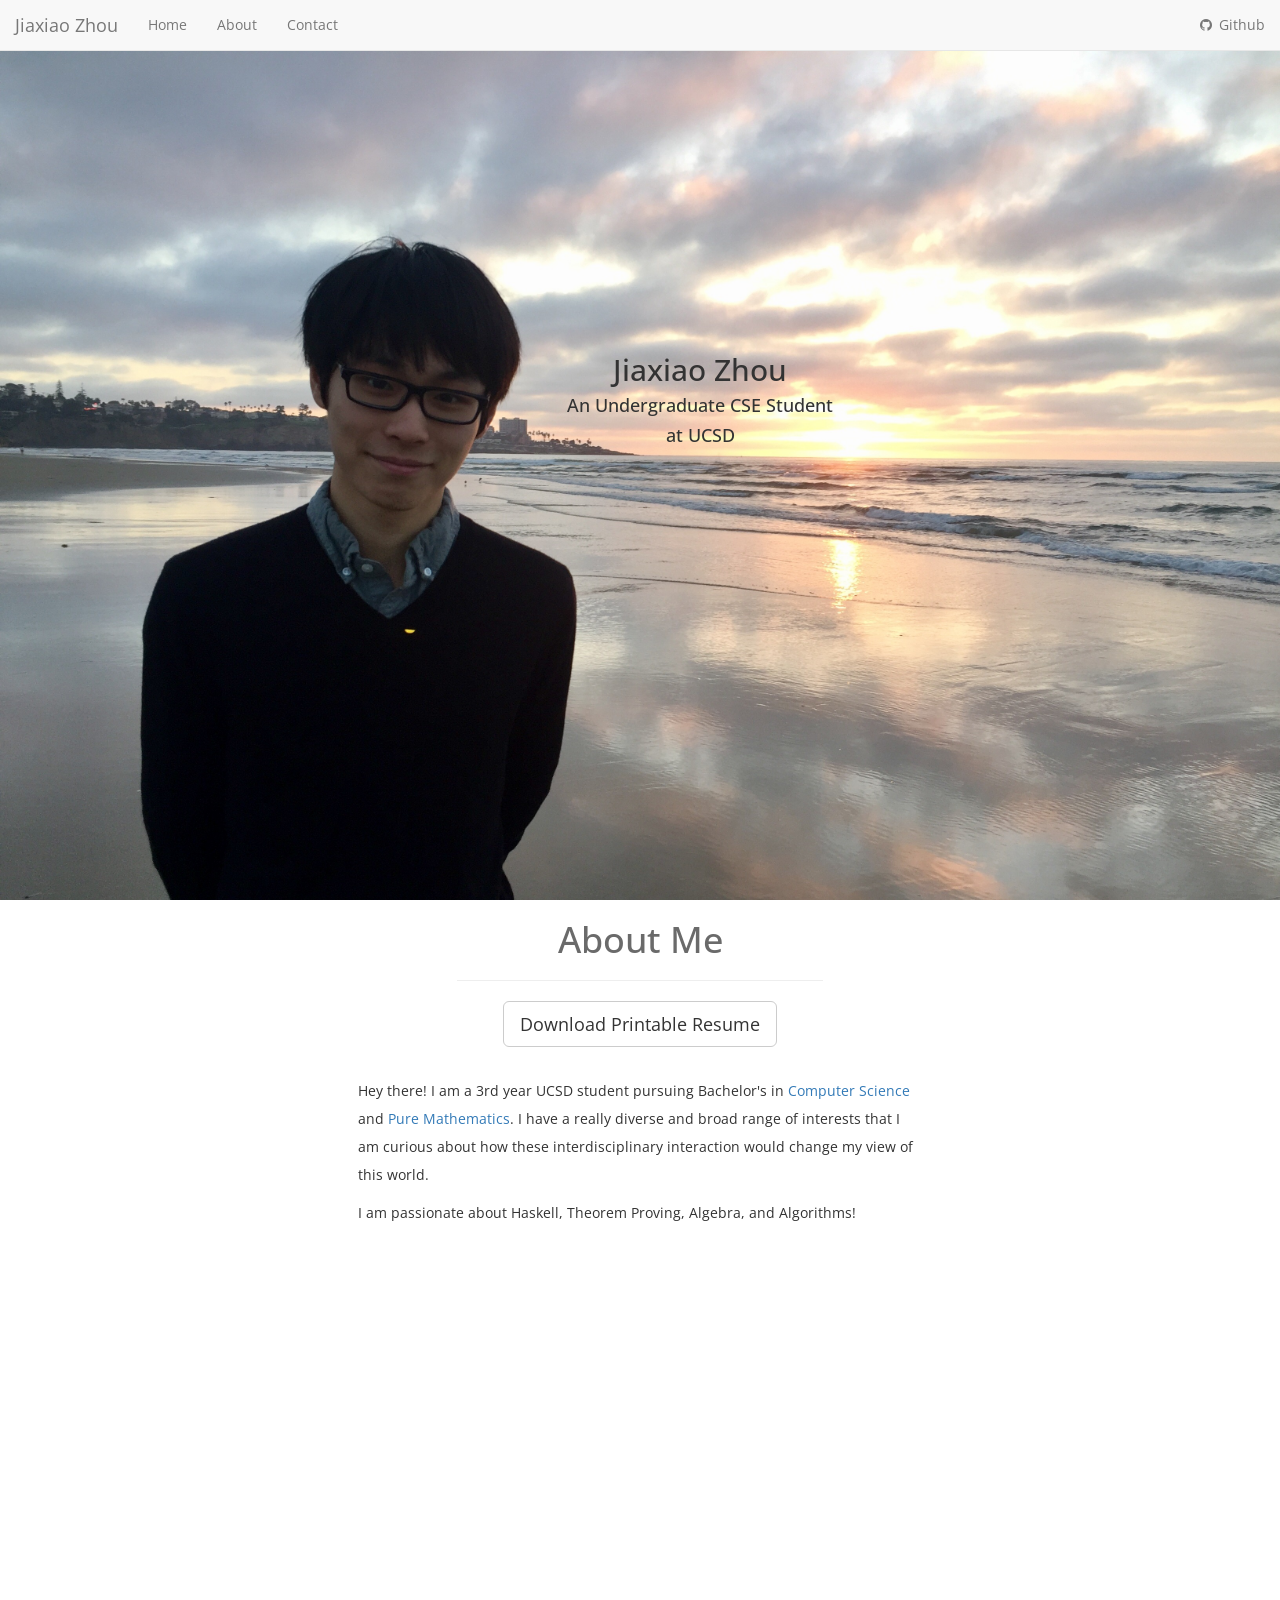
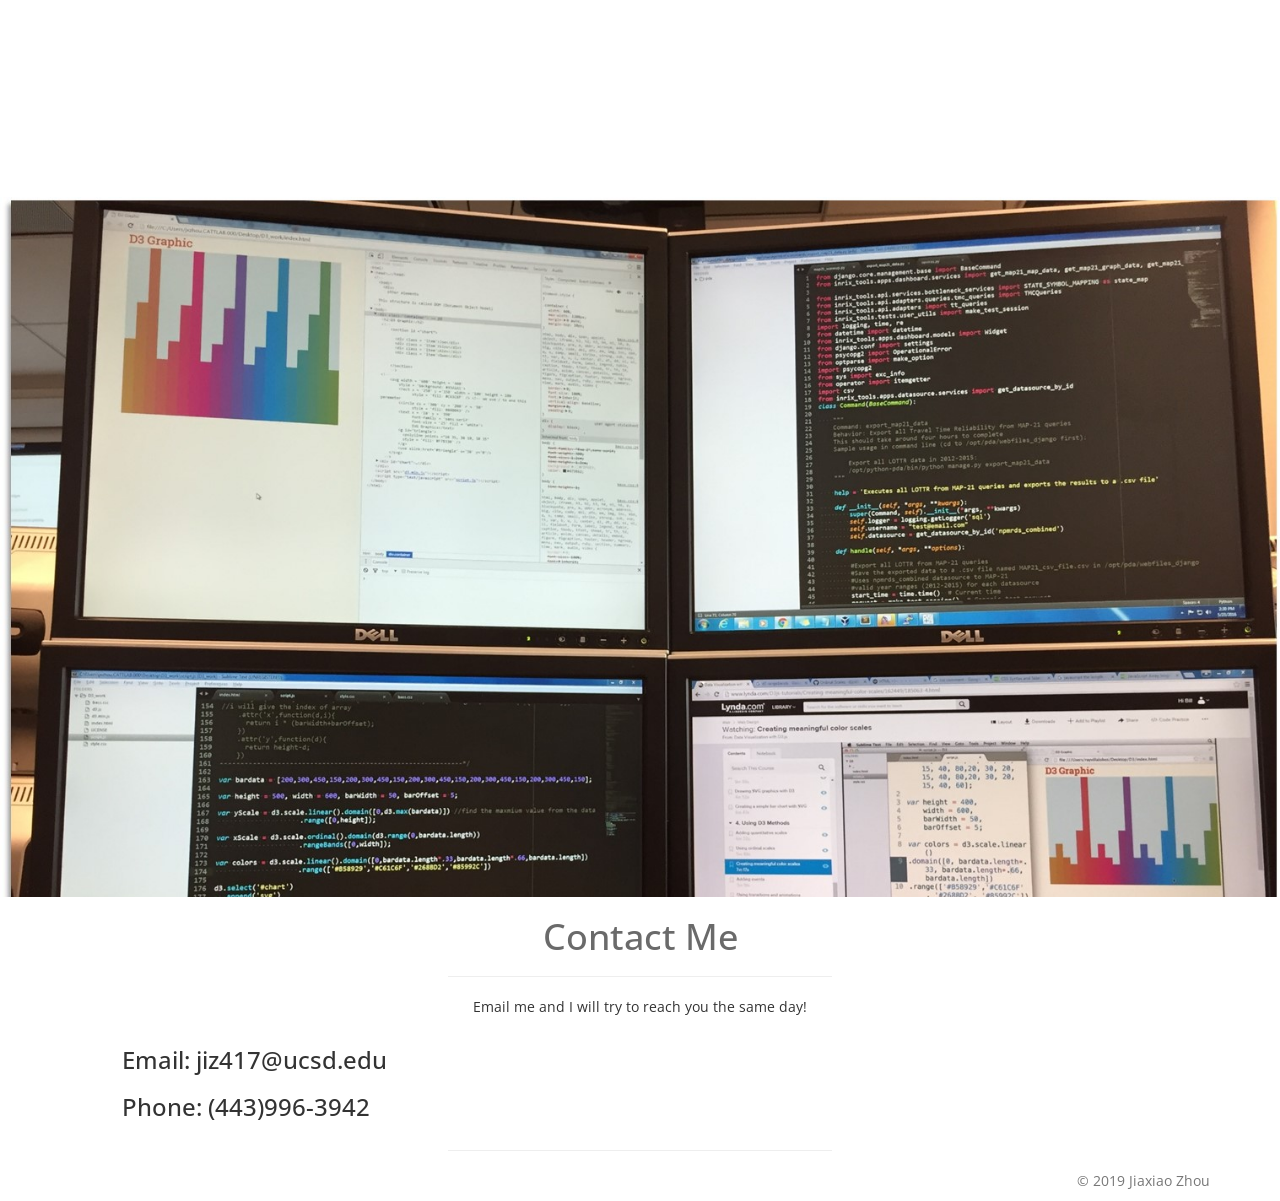
<file: index.html>
<!DOCTYPE html>
<html lang="en">
<head>
    <meta charset="UTF-8">
    <title>Welcome to Jiaxiao Zhou's Portfolio</title>
    <script src="jquery-3.2.1.min.js"></script>
    <link rel="stylesheet" href="https://maxcdn.bootstrapcdn.com/bootstrap/3.3.7/css/bootstrap.min.css">
    <script src="https://ajax.googleapis.com/ajax/libs/jquery/3.2.0/jquery.min.js"></script>
    <script src="https://maxcdn.bootstrapcdn.com/bootstrap/3.3.7/js/bootstrap.min.js"></script>
    <link rel="stylesheet" href="https://cdnjs.cloudflare.com/ajax/libs/font-awesome/4.7.0/css/font-awesome.min.css">
    <meta name="viewport" content="width=device-width, initial-scale=1">
    <link rel="stylesheet" href="styles.css">
    <link href="https://fonts.googleapis.com/css?family=Open+Sans" rel="stylesheet">
    <!-- <script src="functions.js" type="text/javascript"></script> -->
</head>
<body>
<!-- Update 29.9.2015: <head></head> and <body></body> tags are included in this pen for quick copy/paste in case you to try this challenge offline -->


<div class="page-wrapper">
    <nav class="navbar navbar-default navbar-fixed-top">
        <div class="container-fluid">
            <!-- Brand and toggle get grouped for better mobile display -->
            <div class="navbar-header">
                <button type="button" class="navbar-toggle collapsed" data-toggle="collapse" data-target="#bs-example-navbar-collapse-1" aria-expanded="false">
                    <span class="sr-only">Toggle navigation</span>
                    <span class="icon-bar"></span>
                    <span class="icon-bar"></span>
                    <span class="icon-bar"></span>
                </button>
                <a class="navbar-brand" href="#">Jiaxiao Zhou</a>
            </div>

            <!-- Collect the nav links, forms, and other content for toggling -->
            <div class="collapse navbar-collapse" id="bs-example-navbar-collapse-1">
                <ul class="nav navbar-nav">
                    <li><a href="#Home"> Home</a></li>
                    <li><a href="#About"> About</a></li>
                    <li><a href="#Contact"> Contact</a></li>

                </ul>

                <ul class="nav navbar-nav navbar-right">
                    <li>
                        <a href="https://github.com/Mossaka">
                            <i class="fa fa-github fa-fw" aria-hidden="true"></i>
                            Github
                        </a>
                    </li>
                </ul>
            </div><!-- /.navbar-collapse -->


        </div><!-- /.container-fluid -->
    </nav>
    <a name="Home"></a>
    <div class="intro" id="home">
        <div class="container" id="intro_container">
            <div class="inner">
                <div class="col-md-12">
                            <div id="name">
                                <h2>Jiaxiao Zhou</h2>
                                <h4>An Undergraduate    CSE Student</h4>
                                <h4>at UCSD</h4>

                            </div>
                </div>
            </div>
        </div>
    </div>

    <a name="About"></a>
    <div class="content">
        <div id="aboutMe" class="text-responsive">
            <h1 style="color: #6a6a6a;" class=" text-center"> About Me</h1>

            <hr>
            <form method="get" action="Resume.pdf">
            <button type="submit" class="btn btn-default btn-lg center-block">Download Printable Resume</button>
            </form>
            <div style="height: 30px;"></div>
            <div class="container-fluid" id="about_me_text">
                <div class="col-md-6 col-md-offset-3" id="introduceMyself">
                    <p> Hey there! I am a 3rd year UCSD student pursuing Bachelor's in <a href="https://cse.ucsd.edu/">Computer Science</a> and <a href="https://math.ucsd.edu/">Pure Mathematics</a>. I have a really diverse and broad range of interests that I am curious about how these interdisciplinary interaction would change my view of this world. </p>
                    <p> I am passionate about Haskell, Theorem Proving, Algebra, and Algorithms! </p>
                    <p> </p>
                </div>
            </div>
        </div>

        <div class="transition">

    </div>
    <a name="Contact"></a>
    <div id="contact" class="text-responsive">
        <h1 style="color: #6a6a6a;" class=" text-center"> Contact Me </h1>
        <hr>
        <div class="container-fluid">

            <p class="text-center">Email me and I will try to reach you the same day!</p>
            <div class="row">
                <div class="col-md-6 col-md-offset-1">
                    <h3>Email: jiz417@ucsd.edu</h3>
                    <h3>Phone: (443)996-3942</h3>
                </div>
            </div>
        </div>
    </div>
    <hr>

    <footer class="footer">
        <div class="container text-right">
            <p class="text-muted">&copy; 2019 Jiaxiao Zhou</p>
        </div>
    </footer>



</div> <!-- page wrapper -->
</body>
</html>
</file>
<file: styles.css>
body {
    padding-top: 50px;
    font-family: "Open Sans", sans-serif;
    max-width: 100%;
    overflow-x: hidden;
}

.navbar {
    width: 100vw
}
.intro {
    height: calc(100vh - 50px);
    background-position: 50% 0;
    text-align: center;
    background-image: url(myPic.jpg);
    background-repeat: no-repeat;
    background-size: cover;
}

#intro_container {
    margin-right: auto;
    margin-left: auto;
    padding-top: 180px;
    padding-bottom: 50px;
    padding-right: 10px;
    padding-left: 100px;
}
#aboutMe {
    padding-left: 30px;
    padding-right: 30px;
}

#name {
    padding-top: 10%;
    padding-bottom: 10%;
    padding-left: 30px;
    #background-color:rgba(0,0,0,0.2);
}

#about_me_text {
    height: 80vh;
}

hr {
    width: 30%;
}

#introduceMyself  {
    line-height: 2;
}

#projects {
    padding-right: 30px;
    padding-left: 30px;
}

#TODO {
    line-height: 2;
}

.transition {
    height: 700px;
    background: url(transition1.jpg) no-repeat;
    background-size: cover;
}
#project2 {
    background-color: #cccccc;
    height: 300px;
}

.transition2 {
    height: 700px;
    background: url(transition2.JPG) no-repeat;
    background-size: cover;
}
</file>
